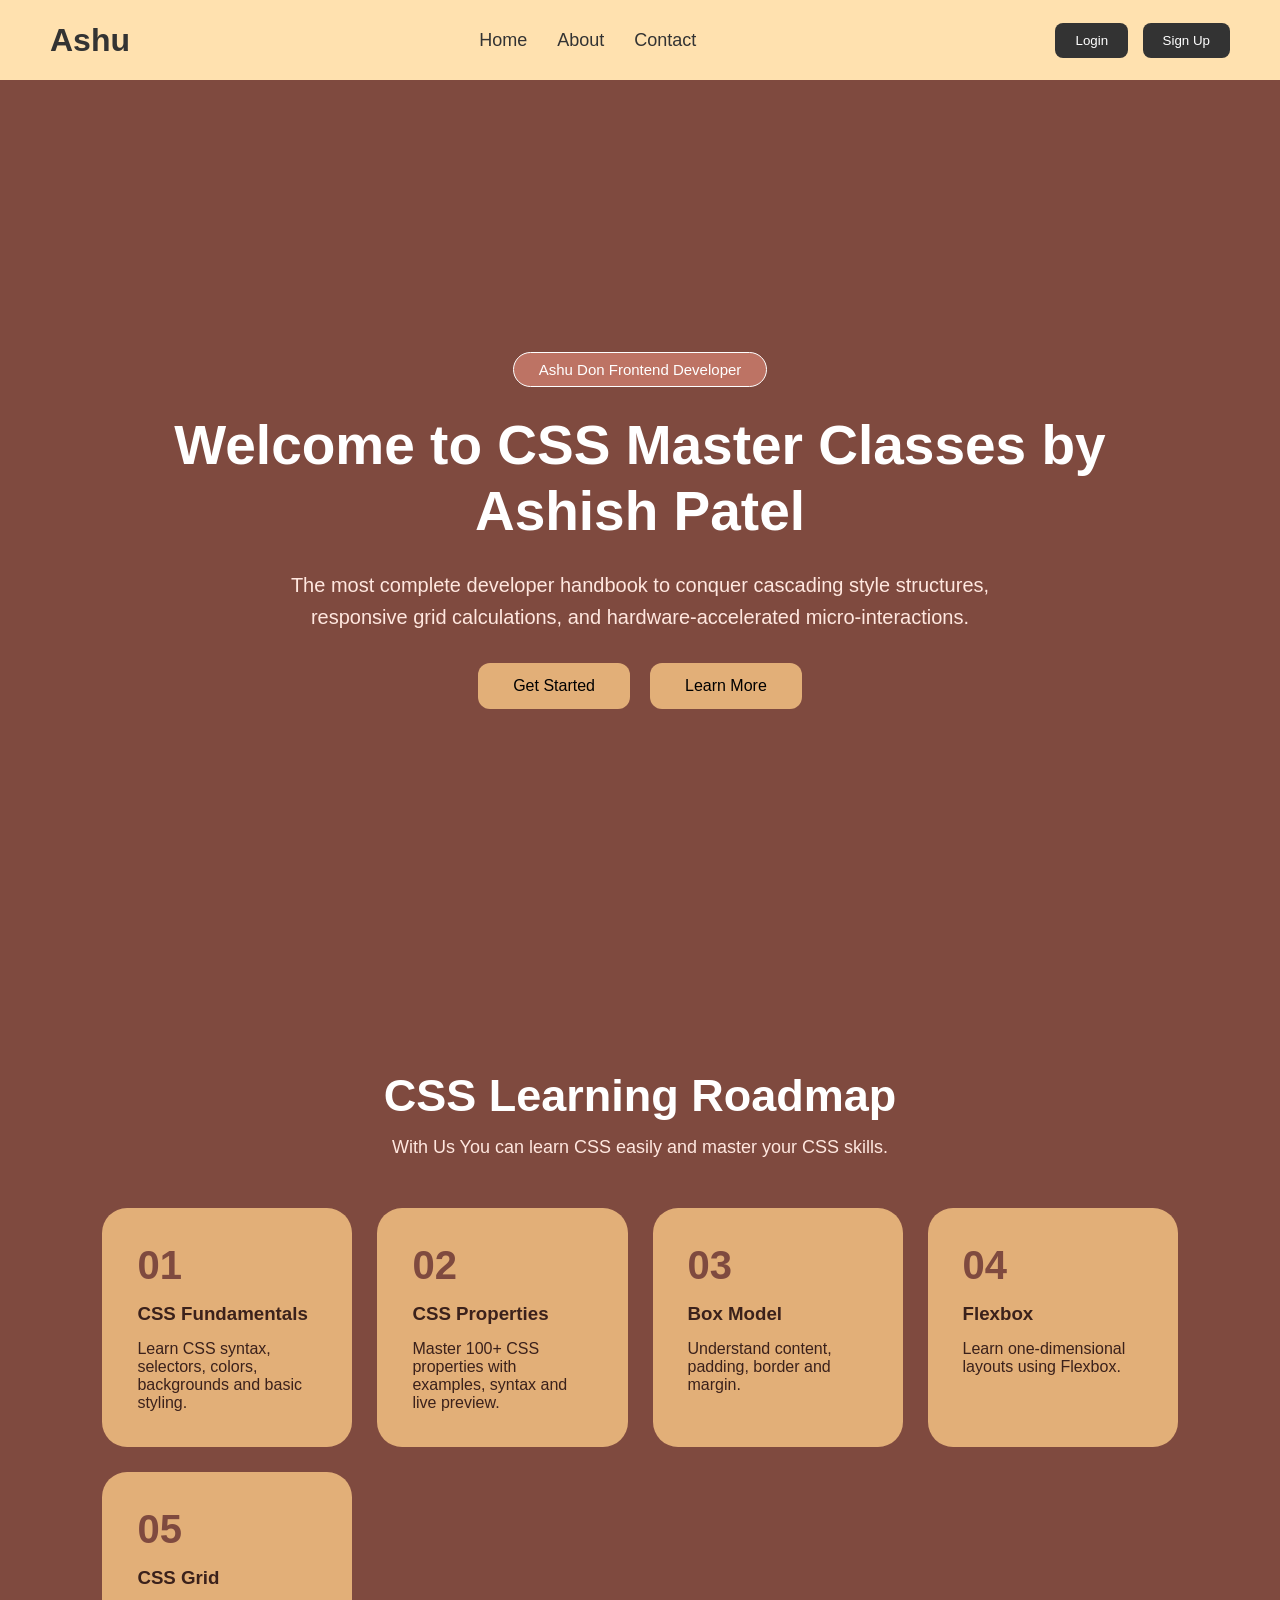
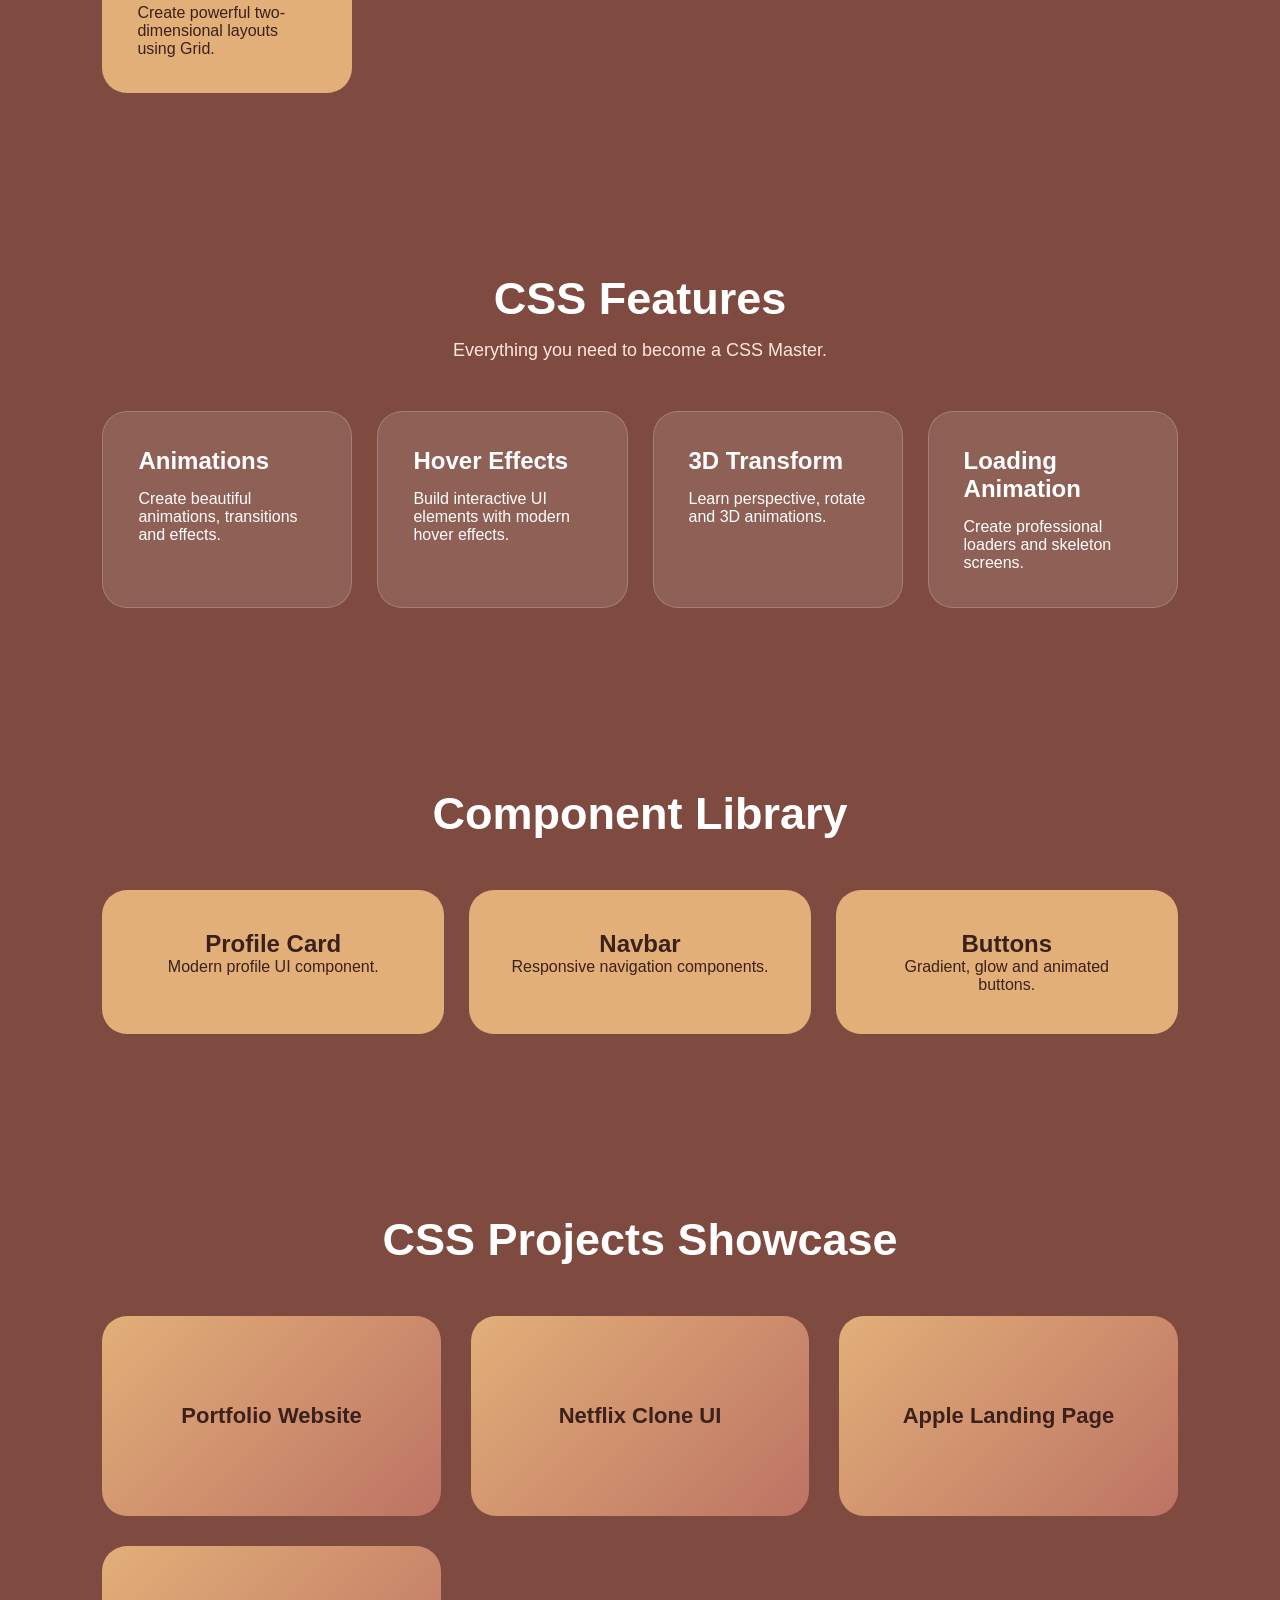
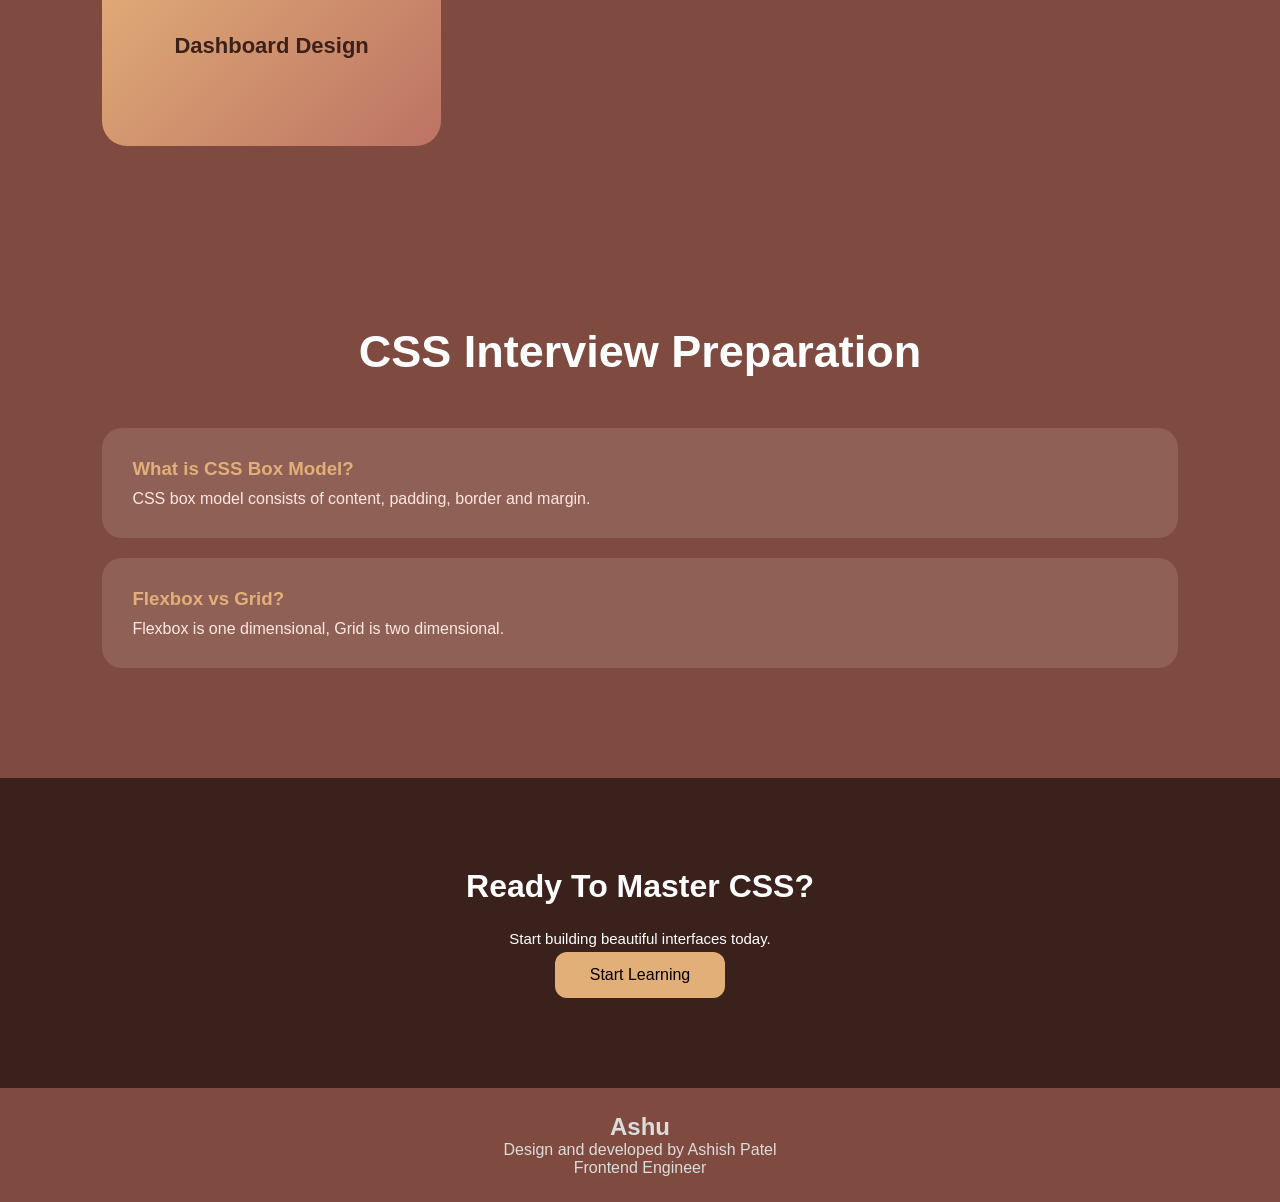
<file: CSS-MASTER-PROJECT/index.html>
<!doctype html>
<html lang="en">
  <head>
    <meta charset="UTF-8" />
    <meta name="viewport" content="width=device-width, initial-scale=1.0" />
    <link rel="stylesheet" href="css/navbar.css" />
    <link rel="stylesheet" href="css/style.css" />
    <link rel="stylesheet" href="css/animations.css">
    <link rel="stylesheet" href="css/responsive.css" />
    <link rel="stylesheet" href="css/buttons.css"/>
    <title>Ashu Css</title>
  </head>
  <body>
    <header class="header">
      <h1>Ashu</h1>
      <button
        id="nav-toggle"
        class="nav-toggle"
        aria-expanded="false"
        aria-label="Toggle navigation"
      >
        ☰
      </button>
      <nav>
        <ul>
          <li><a href="index.html">Home</a></li>
          <li><a href="pages/about.html">About</a></li>
          <li><a href="pages/contact.html">Contact</a></li>
        </ul>
      </nav>
      <div>
        <button>Login</button>
        <button>Sign Up</button>
      </div>
    </header>


<section id="home">

    <div class="Home_intro">
        <p>Ashu Don Frontend Developer</p>
    </div>


    <h1>
        Welcome to CSS Master Classes by Ashish Patel
    </h1>


    <p>
        The most complete developer handbook to conquer cascading
        style structures, responsive grid calculations, and
        hardware-accelerated micro-interactions.
    </p>


    <div class="button_container">

        <button class="btn">
            Get Started
        </button>


        <button class="btn">
            Learn More
        </button>

    </div>

</section>

<section id="Roadmap">


<div class="Roadmap_header">

<h1>
CSS Learning Roadmap
</h1>


<p>
With Us You can learn CSS easily and master your CSS skills.
</p>


</div>

<div class="roadmap_container">


<div class="roadmap_card">

<h2>
01
</h2>

<h3>
CSS Fundamentals
</h3>

<p>
Learn CSS syntax, selectors, colors,
backgrounds and basic styling.
</p>

</div>


<div class="roadmap_card">

<h2>
02
</h2>

<h3>
CSS Properties
</h3>

<p>
Master 100+ CSS properties with examples,
syntax and live preview.
</p>

</div>


<div class="roadmap_card">

<h2>
03
</h2>

<h3>
Box Model
</h3>

<p>
Understand content, padding,
border and margin.
</p>

</div>

<div class="roadmap_card">

<h2>
04
</h2>

<h3>
Flexbox
</h3>

<p>
Learn one-dimensional layouts
using Flexbox.
</p>

</div>

<div class="roadmap_card">

<h2>
05
</h2>

<h3>
CSS Grid
</h3>

<p>
Create powerful two-dimensional
layouts using Grid.
</p>

</div>



</div>


</section>


<section id="features">


<div class="Roadmap_header">

<h1>
CSS Features
</h1>

<p>
Everything you need to become a CSS Master.
</p>

</div>

<div class="feature_grid">


<div class="card">

<h2>
Animations
</h2>

<p>
Create beautiful animations,
transitions and effects.
</p>

</div>

<div class="card">

<h2>
Hover Effects
</h2>

<p>
Build interactive UI elements
with modern hover effects.
</p>

</div>

<div class="card">

<h2>
3D Transform
</h2>

<p>
Learn perspective,
rotate and 3D animations.
</p>

</div>

<div class="card">

<h2>
Loading Animation
</h2>

<p>
Create professional loaders
and skeleton screens.
</p>

</div>

</div>


</section>


<section id="components">


<div class="Roadmap_header">

<h1>
Component Library
</h1>

</div>


<div class="component_grid">


<div class="component">

<h2>
Profile Card
</h2>

<p>
Modern profile UI component.
</p>

</div>


<div class="component">

<h2>
Navbar
</h2>

<p>
Responsive navigation components.
</p>

</div>

<div class="component">

<h2>
Buttons
</h2>

<p>
Gradient, glow and animated buttons.
</p>

</div>

</div>

</section>

<section id="projects">


<div class="Roadmap_header">

<h1>
CSS Projects Showcase
</h1>

</div>


<div class="project_grid">


<div class="project_card">

Portfolio Website

</div>


<div class="project_card">

Netflix Clone UI

</div>

<div class="project_card">

Apple Landing Page

</div>

<div class="project_card">

Dashboard Design

</div>

</div>

</section>
<section id="interview">


<div class="Roadmap_header">

<h1>
CSS Interview Preparation
</h1>

</div>
<div class="question">


<h3>
What is CSS Box Model?
</h3>


<p>
CSS box model consists of content,
padding, border and margin.
</p>


</div>
<div class="question">
<h3>
Flexbox vs Grid?
</h3>
<p>
Flexbox is one dimensional,
Grid is two dimensional.
</p>
</div>
</section>
<section class="cta">
<h2>
Ready To Master CSS?
</h2>
<p>
Start building beautiful interfaces today.
</p>
<button class="btn">
Start Learning
</button>
</section>

<footer class="footer">
    <h3>Ashu</h3>
    <p>Design and developed by Ashish Patel</p>
    <p>Frontend Engineer</p>
</footer>
<script src="js/main.js" defer></script>
    <script src="js/main.js" defer></script>
  </body>
</html>
</file>
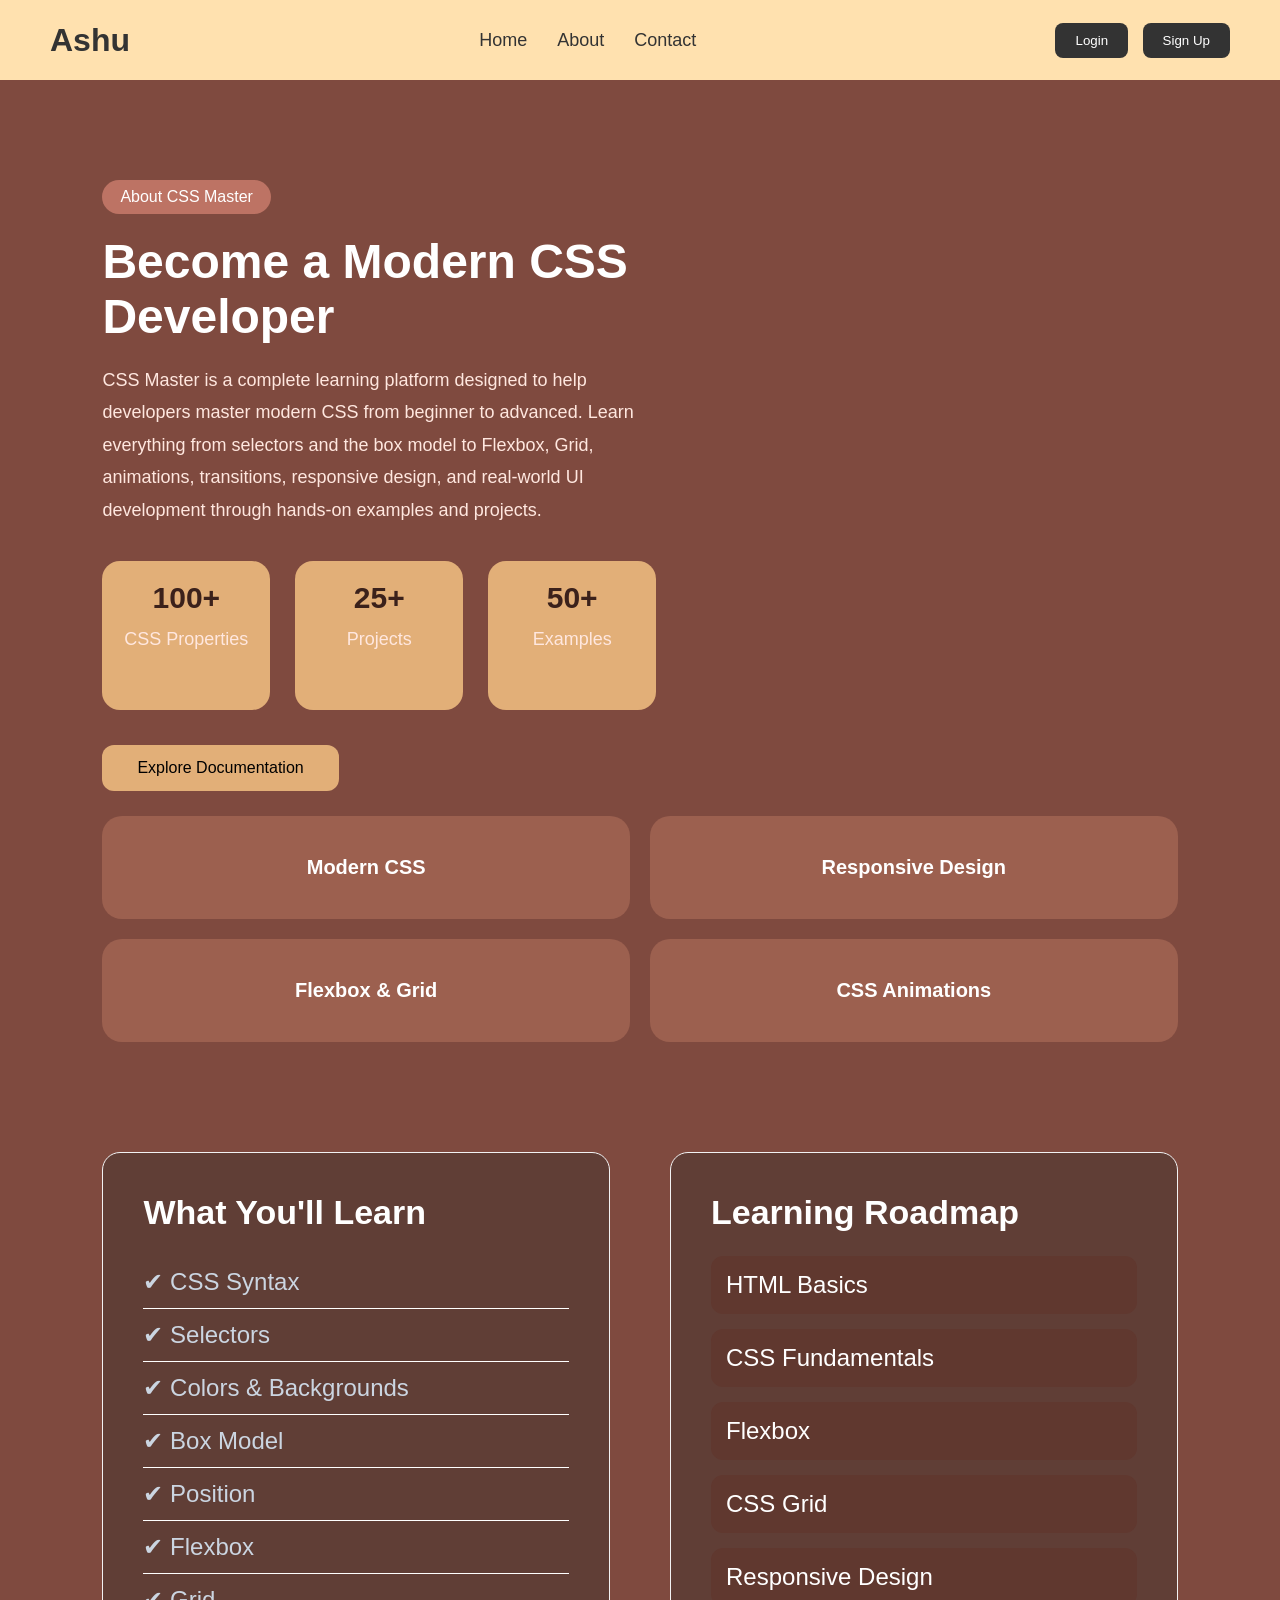
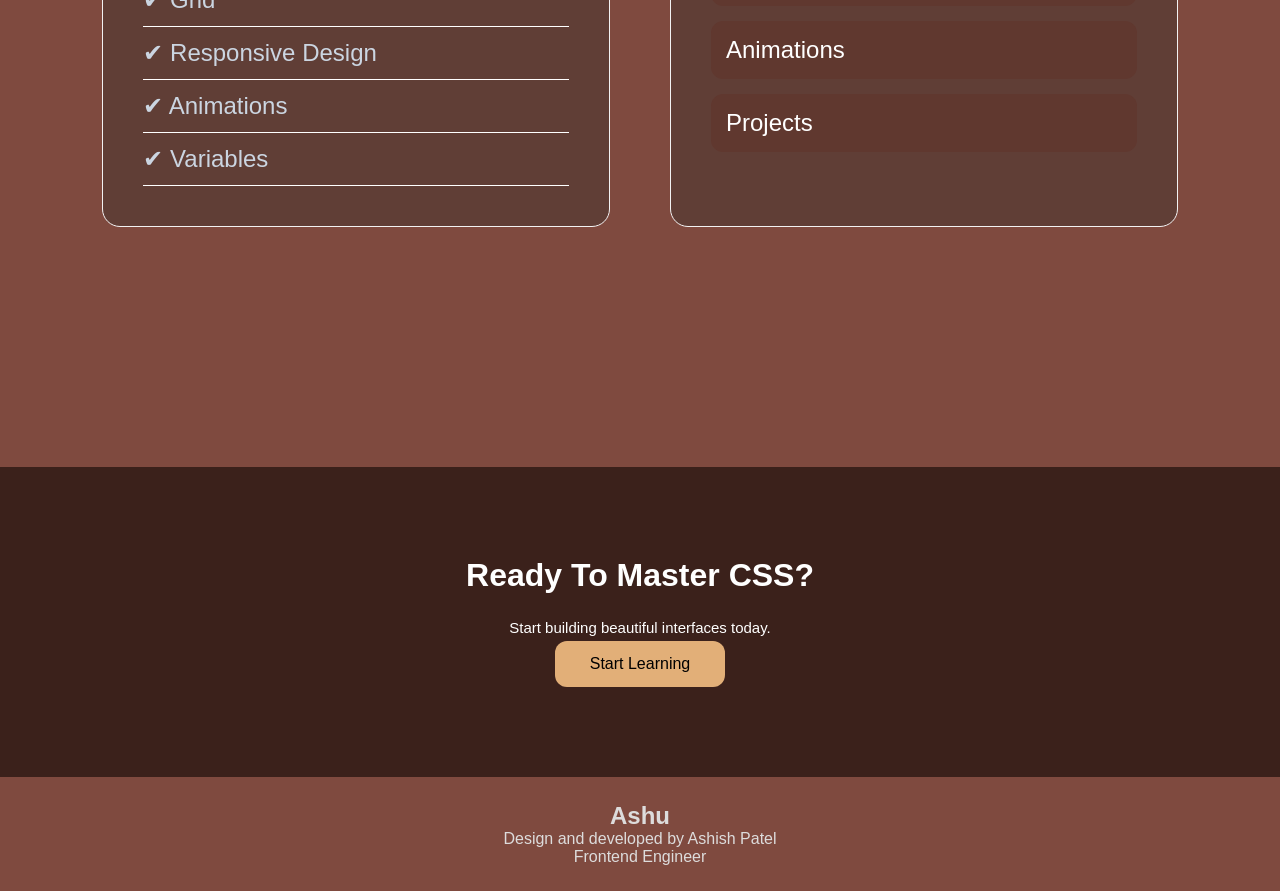
<file: CSS-MASTER-PROJECT/pages/about.html>
<!doctype html>
<html lang="en">
  <head>
    <meta charset="UTF-8" />
    <meta name="viewport" content="width=device-width, initial-scale=1.0" />
   <link rel="stylesheet" href="/CSS-MASTER-PROJECT/css/about.css">
   <link rel="stylesheet" href="/CSS-MASTER-PROJECT/css/animations.css">
   <link rel="stylesheet" href="/CSS-MASTER-PROJECT/css/navbar.css">
   <link rel="stylesheet" href="/CSS-MASTER-PROJECT/css/buttons.css">
   <link rel="stylesheet" href="/CSS-MASTER-PROJECT/css/style.css">
    <title>About</title>
  </head>
  <body>
    <header class="header">
      <h1>Ashu</h1>
      <button
        id="nav-toggle"
        class="nav-toggle"
        aria-expanded="false"
        aria-label="Toggle navigation"
      >
        ☰
      </button>
      <nav>
        <ul>
        <li><a href="../index.html">Home</a></li>
          <li><a href="about.html">About</a></li>
          <li><a href="/CSS-MASTER-PROJECT/pages/contact.html">Contact</a></li>
        </ul>
      </nav>
      <div>
        <button>Login</button>
        <button>Sign Up</button>
      </div>
    </header>

    <section id="about">
      <div class="about_container">
        <div class="about_left">
          <span class="about_tag">About CSS Master</span>

          <h2>Become a Modern CSS Developer</h2>

          <p>
            CSS Master is a complete learning platform designed to help
            developers master modern CSS from beginner to advanced. Learn
            everything from selectors and the box model to Flexbox, Grid,
            animations, transitions, responsive design, and real-world UI
            development through hands-on examples and projects.
          </p>

          <div class="about_stats">
            <div class="stat">
              <h3>100+</h3>
              <p>CSS Properties</p>
            </div>

            <div class="stat">
              <h3>25+</h3>
              <p>Projects</p>
            </div>

            <div class="stat">
              <h3>50+</h3>
              <p>Examples</p>
            </div>
          </div>

          <button class="btn">Explore Documentation</button>
        </div>
      </div>
      <div class="about_right">
        <div class="about_card">Modern CSS</div>

        <div class="about_card">Responsive Design</div>

        <div class="about_card">
          Flexbox & Grid
          <p></p>
        </div>

        <div class="about_card">CSS Animations</div>
      </div>
    </section>
    <section id="About_learn">
      <div class="learning-container">

        <div class="topics">

            <h3>What You'll Learn</h3>

            <ul>

                <li>✔ CSS Syntax</li>

                <li>✔ Selectors</li>

                <li>✔ Colors & Backgrounds</li>

                <li>✔ Box Model</li>

                <li>✔ Position</li>

                <li>✔ Flexbox</li>

                <li>✔ Grid</li>

                <li>✔ Responsive Design</li>

                <li>✔ Animations</li>

                <li>✔ Variables</li>

            </ul>

        </div>

        <div class="roadmap">

            <h3>Learning Roadmap</h3>

            <div class="step">HTML Basics</div>

            <div class="step">CSS Fundamentals</div>

            <div class="step">Flexbox</div>

            <div class="step">CSS Grid</div>

            <div class="step">Responsive Design</div>

            <div class="step">Animations</div>

            <div class="step">Projects</div>

        </div>

    </div>
    </section>
    <section class="cta">
<h2>
Ready To Master CSS?
</h2>
<p>
Start building beautiful interfaces today.
</p>
<button class="btn">
Start Learning
</button>
</section>

<footer class="footer">
    <h3>Ashu</h3>
    <p>Design and developed by Ashish Patel</p>
    <p>Frontend Engineer</p>
</footer>
  </body>
</html>
</file>
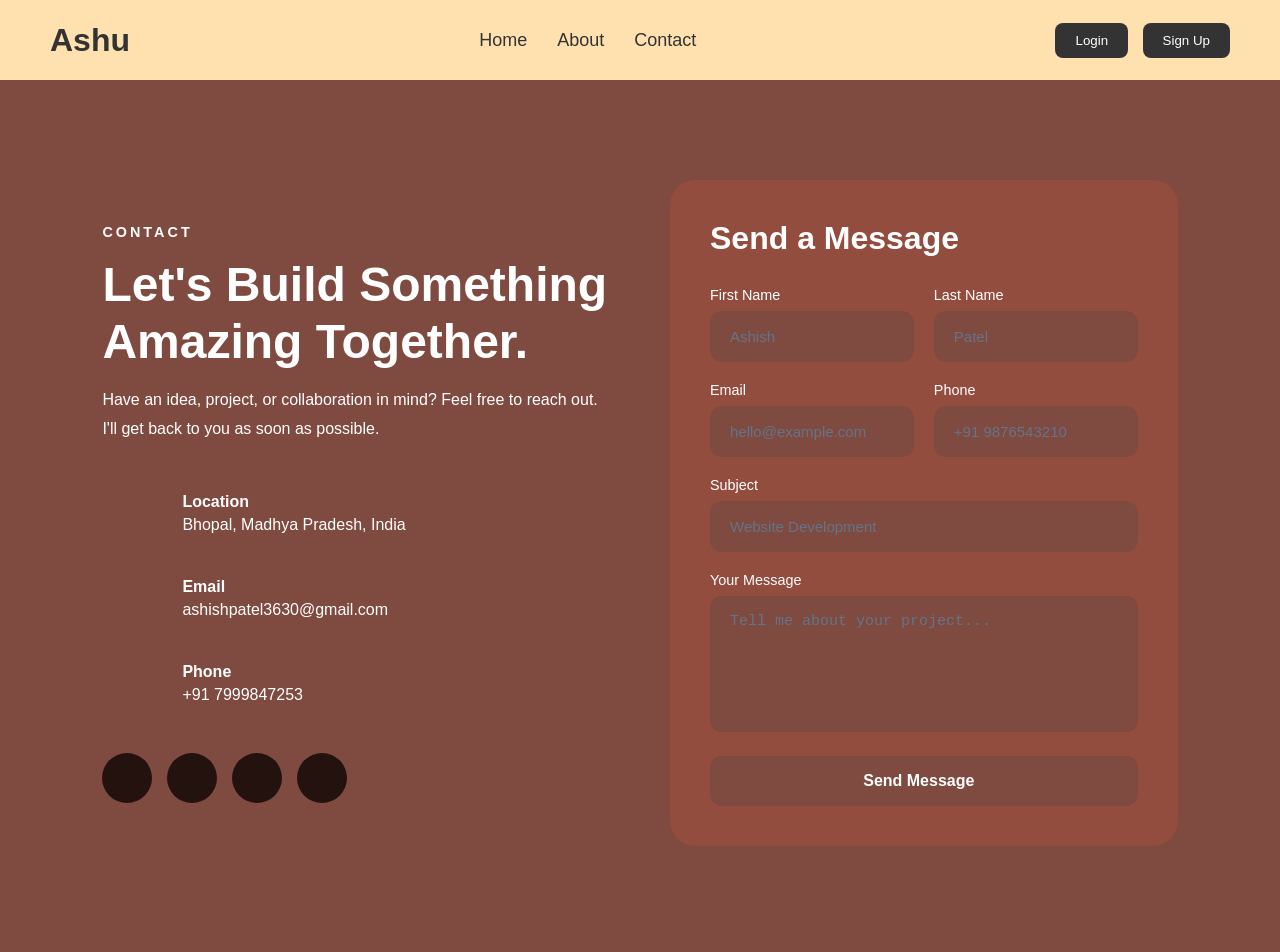
<file: CSS-MASTER-PROJECT/pages/contact.html>
<!doctype html>
<html lang="en">
  <head>
    <meta charset="UTF-8" />
    <meta name="viewport" content="width=device-width, initial-scale=1.0" />
    <link rel="stylesheet" href="/CSS-MASTER-PROJECT/css/about.css" />
    <link rel="stylesheet" href="/CSS-MASTER-PROJECT/css/animations.css" />
    <link rel="stylesheet" href="/CSS-MASTER-PROJECT/css/navbar.css" />
    <link rel="stylesheet" href="/CSS-MASTER-PROJECT/css/buttons.css" />
    <link rel="stylesheet" href="/CSS-MASTER-PROJECT/css/style.css" />
    <link rel="stylesheet" href="/CSS-MASTER-PROJECT/css/contact.css"/>
    
    <title>Contact</title>
  </head>
  <body>
    <header class="header">
      <h1>Ashu</h1>
      <button
        id="nav-toggle"
        class="nav-toggle"
        aria-expanded="false"
        aria-label="Toggle navigation"
      >
        ☰
      </button>
      <nav>
        <ul>
           <li><a href="../index.html">Home</a></li>
          <li><a href="/CSS-MASTER-PROJECT/pages/about.html">About</a></li>
          <li><a href="contact.html">Contact</a></li>
        </ul>
      </nav>
      <div>
        <button>Login</button>
        <button>Sign Up</button>
      </div>
    </header>

    <div class="container">
      <form class="contact-form"><section class="contact-section">

    <div class="contact-container">

        <!-- Left Side -->

        <div class="contact-info">

            <span class="subtitle">CONTACT</span>

            <h2>Let's Build Something Amazing Together.</h2>

            <p>
                Have an idea, project, or collaboration in mind?
                Feel free to reach out. I'll get back to you as soon as possible.
            </p>

            <div class="info-box">

                <div class="info-item">
                    <i class="fa-solid fa-location-dot"></i>
                    <div>
                        <h4>Location</h4>
                        <span>Bhopal, Madhya Pradesh, India</span>
                    </div>
                </div>

                <div class="info-item">
                    <i class="fa-solid fa-envelope"></i>
                    <div>
                        <h4>Email</h4>
                        <span>ashishpatel3630@gmail.com</span>
                    </div>
                </div>

                <div class="info-item">
                    <i class="fa-solid fa-phone"></i>
                    <div>
                        <h4>Phone</h4>
                        <span>+91 7999847253</span>
                    </div>
                </div>

            </div>

            <div class="social-links">

                <a href="#"><i class="fab fa-github"></i></a>

                <a href="#"><i class="fab fa-linkedin"></i></a>

                <a href="#"><i class="fab fa-instagram"></i></a>

                <a href="#"><i class="fab fa-x-twitter"></i></a>

            </div>

        </div>

        <!-- Right Side -->

        <div class="contact-form-card">

            <h3>Send a Message</h3>

            <form>

                <div class="row">

                    <div class="input-group">
                        <label>First Name</label>
                        <input
                            type="text"
                            placeholder="Ashish"
                            required
                        >
                    </div>

                    <div class="input-group">
                        <label>Last Name</label>
                        <input
                            type="text"
                            placeholder="Patel"
                            required
                        >
                    </div>

                </div>

                <div class="row">

                    <div class="input-group">
                        <label>Email</label>
                        <input
                            type="email"
                            placeholder="hello@example.com"
                            required
                        >
                    </div>

                    <div class="input-group">
                        <label>Phone</label>
                        <input
                            type="tel"
                            placeholder="+91 9876543210"
                        >
                    </div>

                </div>

                <div class="input-group">

                    <label>Subject</label>

                    <input
                        type="text"
                        placeholder="Website Development"
                    >

                </div>

                <div class="input-group">

                    <label>Your Message</label>

                    <textarea
                        rows="6"
                        placeholder="Tell me about your project..."
                        required
                    ></textarea>

                </div>

                <button class="contact-btn">

                    Send Message

                    <i class="fa-solid fa-paper-plane"></i>

                </button>

            </form>

        </div>

    </div>

</section>
  </body>
</html>
</file>
<file: CSS-MASTER-PROJECT/css/navbar.css>
.header {
    height: 80px;
    width: 100%;
    background-color: #FFE1AF;
    color:#fff;
    display: flex;
    align-items: center;
    justify-content: space-between;
    padding: 0 50px;
}

.header h1 {
    font-size: 32px;
    color: #333;
}
nav ul {
    display: flex;
    list-style: none;
    gap: 30px;
    
}

nav ul li a {
    text-decoration: none;
    color: #333;
    font-size: 18px;
}
nav ul li a:hover {
    color: #fff;
    transform: translateY(-2px);
    transition-timing-function: steps(4, jump-start);
}


.header button {
    padding: 10px 20px;
    border: none;
    border-radius: 8px;

    background-color: #333;
    color: white;

    cursor: pointer;
    margin-left: 10px;

   transition-timing-function: revert-layer;
}


.header button:hover {
    background-color: #361a0a;
    color: #ffffff;
    transform: translateY(-2px);
}


.nav-toggle {
    display: none;
    background: transparent;
    border: none;
    font-size: 26px;
    cursor: pointer;
    color: #333;
}


@media (max-width: 560px) {
    .header {
        padding: 0 16px;
        height: 64px;
    }

    .header h1 {
        font-size: 20px;
    }

    .nav-toggle {
        display: block;
    }

    nav ul {
        display: none;
        position: absolute;
        top: 64px;
        left: 0;
        right: 0;
        background: #FFE1AF;
        flex-direction: column;
        gap: 0;
        padding: 12px 16px;
    }

    nav ul li {
        margin: 8px 0;
    }

    .header.nav-open nav ul {
        display: flex;
    }

    .header > div { 
        display: none;
    }
}
</file>
<file: CSS-MASTER-PROJECT/css/style.css>
* {
  margin: 0;
  padding: 0;
  box-sizing: border-box;
}
html {
  scroll-behavior: smooth;
}

body {
  background: #7f4a3f;

  font-family: Arial, sans-serif;

  color: white;
}

:root {
  --primary: #e2af78;

  --secondary: #bd7364;

  --card: #9c604f;

  --dark: #3b211b;

  --gradient: linear-gradient(135deg, #e2af78, #bd7364);
}

#home {
  min-height: 100vh;

  display: flex;

  flex-direction: column;

  justify-content: center;

  align-items: center;

  text-align: center;

  padding: 20px;
}

.Home_intro {
  background: #bd7364;

  padding: 8px 25px;

  border-radius: 50px;

  border: 1px solid white;

  margin-bottom: 25px;
}

.Home_intro p {
  font-size: 15px;
}

#home h1 {
  max-width: 1000px;

  font-size: 55px;

  line-height: 1.2;

  margin-bottom: 25px;
}

#home > p {
  max-width: 800px;

  font-size: 20px;

  color: #ffe7df;

  line-height: 1.6;
}

.button_container {
  display: flex;

  gap: 20px;

  margin-top: 30px;
}
section {
  padding: 90px 8%;
}
.Roadmap_header {
  text-align: center;

  margin-bottom: 50px;
}
.Roadmap_header h1 {
  font-size: 45px;

  margin-bottom: 15px;
}
.Roadmap_header p {
  color: #ffe7df;

  font-size: 18px;
}
.roadmap_container {
  display: grid;

  grid-template-columns: repeat(auto-fit, minmax(230px, 1fr));

  gap: 25px;
}
.roadmap_card {
  background: #e2af78;

  color: #3b211b;

  padding: 35px;

  border-radius: 25px;

  transition: 0.4s;
}
.roadmap_card h2 {
  font-size: 40px;

  color: #7f4a3f;
}
.roadmap_card h3 {
  margin: 15px 0;
}
.roadmap_card:hover {
  transform: translateY(-12px);

  background: #b78856;

  color: white;
}
.feature_grid {
  display: grid;

  grid-template-columns: repeat(auto-fit, minmax(250px, 1fr));

  gap: 25px;
}
.card {
  background: rgba(255, 255, 255, 0.12);

  padding: 35px;

  border-radius: 25px;

  backdrop-filter: blur(10px);

  border: 1px solid rgba(255, 255, 255, 0.2);

  transition: 0.4s;
}
.card:hover {
  transform: scale(1.05);

  background: #bd7364;
}
.card h2 {
  margin-bottom: 15px;
}
.component_grid {
  display: grid;

  grid-template-columns: repeat(auto-fit, minmax(250px, 1fr));

  gap: 25px;
}
.component {
  background: #e2af78;
  color: #3b211b;
  padding: 40px;
  border-radius: 25px;
  text-align: center;
  transition: 0.4s;
}
.component:hover {
  transform: translateY(-10px);
  background: #f4b46f;
}
.project_grid {
  display: grid;
  grid-template-columns: repeat(auto-fit, minmax(250px, 1fr));

  gap: 30px;
}

.project_card {
  height: 200px;

  background: linear-gradient(135deg, #e2af78, #bd7364);

  border-radius: 25px;

  display: flex;

  justify-content: center;

  align-items: center;

  font-size: 22px;

  font-weight: bold;

  color: #3b211b;

  transition: 0.4s;
}

.project_card:hover {
  transform: translateY(-15px) scale(1.05);

  color: white;
}

/* =========================
 INTERVIEW
========================= */

.question {
  background: rgba(255, 255, 255, 0.12);

  padding: 30px;

  border-radius: 20px;

  margin-bottom: 20px;

  transition: 0.3s;
}

.question:hover {
  background: #bd7364;
}

.question h3 {
  color: #e2af78;

  margin-bottom: 10px;
}

.question p {
  color: #ffe7df;
}


.tracking-in-contract-bck-bottom {
  animation: tracking-in-contract-bck-bottom 0.8s ease both;
}

.cta {
  text-align: center;
  background-color: #3b211b;
}
.cta h2 {
  font-size: 32px;
  margin-bottom: 25px;
}
.cta p {
  font-size: 15px;
  margin-bottom: 5px;
}
.footer {
  text-align: center;
  margin: 25px;
  color: #dddcdc;
}
.footer h3 {
  font-size: 24px;
}



@media (max-width: 768px) {
  #home h1 {
    font-size: 38px;
  }

  #home > p {
    font-size: 17px;
  }

  .button_container {
    flex-direction: column;
  }

  .Roadmap_header h1 {
    font-size: 35px;
  }
}

@media (max-width: 480px) {
  #home h1 {
    font-size: 28px;
  }

  .btn {
    width: 200px;
  }

  section {
    padding: 60px 5%;
  }
}
</file>
<file: CSS-MASTER-PROJECT/css/animations.css>
@-webkit-keyframes tracking-in-contract-bck-bottom {
  0% {
    letter-spacing: 1em;
    -webkit-transform: translateZ(400px) translateY(300px);
            transform: translateZ(400px) translateY(300px);
    opacity: 0;
  }
  40% {
    opacity: 0.6;
  }
  100% {
    -webkit-transform: translateZ(0) translateY(0);
            transform: translateZ(0) translateY(0);
    opacity: 1;
  }
}
@keyframes tracking-in-contract-bck-bottom {
  0% {
    letter-spacing: 1em;
    -webkit-transform: translateZ(400px) translateY(300px);
            transform: translateZ(400px) translateY(300px);
    opacity: 0;
  }
  40% {
    opacity: 0.6;
  }
  100% {
    -webkit-transform: translateZ(0) translateY(0);
            transform: translateZ(0) translateY(0);
    opacity: 1;
  }
}
</file>
<file: CSS-MASTER-PROJECT/css/responsive.css>
:root{
  --max-content-width: 1200px;
  --gap: 16px;
}


.container{
  width: 100%;
  max-width: var(--max-content-width);
  margin: 0 auto;
  padding: 0 var(--gap);
}


@media (max-width: 900px){
  .grid-2{
    display: block;
  }
}


@media (max-width: 580px){
  body{
    font-size: 16px;
  }

  .header h1{
    margin-right: 8px;
  }

  button{
    padding: 8px 12px;
  }
}


@media (max-width: 420px){
  .header{
    padding: 0 12px;
  }
}
</file>
<file: CSS-MASTER-PROJECT/css/buttons.css>
.btn{


    padding:14px 35px;

    border:none;

    border-radius:12px;

    background:#e2af78;

    color:#000;

    cursor:pointer;

    font-size:16px;

    transition:.3s;


}



.btn:hover{


    transform:translateY(-5px);

    background:#f4b46f;

    color:white;

}
</file>
<file: CSS-MASTER-PROJECT/css/about.css>
#about{
    padding:100px 8%;
}


.about_container{
    display:grid;
    grid-template-columns:1.2fr 1fr;
    gap:60px;
    align-items:center;
}


.about_tag{
    display:inline-block;
    padding:8px 18px;
    background:#bd7364;
    border-radius:50px;
    color:white;
    margin-bottom:20px;
}


.about_left h2{

    font-size:48px;

    margin-bottom:20px;

    color:white;

}


.about_left p{
    color:#ffe7df;
    line-height:1.8;
    margin-bottom:35px;
    font-size:18px;
}


.about_stats{
    display:flex;
    gap:25px;
    margin-bottom:35px;
}


.stat{
    background:#e2af78;
    color:#3b211b;
    padding:20px;
    border-radius:18px;
    text-align:center;
    flex:1;
}


.stat h3{
    font-size:30px;
    margin-bottom:8px;
}


.about_right{
    display:grid;
    grid-template-columns:repeat(2,1fr);
    gap:20px;
    margin-top:25px ;

}


.about_card{
    background:#9c604f;
    padding:40px 20px;
    border-radius:20px;
    text-align:center;
    font-size:20px;
    font-weight:bold;
    transition:.3s;

}


.about_card:hover{
    transform:translateY(-10px);
    background:#e2af78;
    color:#3b211b;
}

#About_learn{
     padding:10px 8%;
     margin-bottom: 25px;
     height: 100vh;
     width: 100%;
}
.learning-container{

display:grid;

grid-template-columns:1fr 1fr;

gap:60px;

}

.topics,
.roadmap{

background:#603e36;

padding:40px;

border-radius:18px;

border:1px solid #f2f2f3;

}

.topics h3,
.roadmap h3{
font-size: 34px;
margin-bottom:24px;

}

.topics ul{

list-style:none;

}

.topics li{
font-size: 24px;
padding:12px 0;

color:#cbd5e1;

border-bottom:1px solid #fff;

}

.step{

padding:15px;

margin-bottom:15px;

background:#60382f;

border-radius:12px;
font-size: 24px;
transition:.3s;

}

.step:hover{

background:#af6757;

}


@media(max-width:768px){

.about_container{

    grid-template-columns:1fr;

}

.about_left h2{
    font-size:36px;
}

.about_stats{

    flex-direction:column;

}

.about_right{

    grid-template-columns:1fr;

}

}
</file>
<file: CSS-MASTER-PROJECT/css/contact.css>
body{
      background: #7f4a3f;
    color:#fff;
}

.contact-section{
    padding:100px 8%;
      background: #7f4a3f;
}

.contact-container{
    max-width:1200px;
    margin:auto;
    display:grid;
    grid-template-columns:1fr 1fr;
    gap:60px;
    align-items:center;
}

/* Left Side */

.subtitle{
      background: #7f4a3f;
    font-size:.9rem;
    font-weight:600;
    letter-spacing:3px;
}

.contact-info h2{
    font-size:3rem;
    margin:15px 0;
    line-height:1.2;
}

.contact-info p{
    color:#ffffff;
    line-height:1.8;
    margin-bottom:40px;
}

.info-box{
    display:flex;
    flex-direction:column;
    gap:25px;
}

.info-item{
    display:flex;
    align-items:center;
    gap:20px;
}

.info-item i{
    width:60px;
    height:60px;
     background: #7f4a3f;
    color:#fff;
    border-radius:15px;
    display:flex;
    align-items:center;
    justify-content:center;
    font-size:22px;
    transition:.3s;
}

.info-item:hover i{
      background: #7f4a3f;
    color:#fff;
    transform:translateY(-5px);
}

.info-item h4{
    margin-bottom:5px;
}

.info-item span{
    color:#fff;
}

/* Social */

.social-links{
    display:flex;
    gap:15px;
    margin-top:40px;
}

.social-links a{
    width:50px;
    height:50px;
    background:#24120e;
    border-radius:50%;
    display:flex;
    align-items:center;
    justify-content:center;
    color:#836868;
    text-decoration:none;
    transition:.3s;
}

.social-links a:hover{
      background: #7f4a3f;
    transform:translateY(-5px);
}

/* Form */

.contact-form-card{
    background:#924d3f;
    padding:40px;
    border-radius:25px;

}

.contact-form-card h3{
    font-size:2rem;
    margin-bottom:30px;
}

.row{
    display:grid;
    grid-template-columns:1fr 1fr;
    gap:20px;
}

.input-group{
    margin-bottom:20px;
}

.input-group label{
    display:block;
    margin-bottom:8px;
    font-size:.9rem;
}

.input-group input,
.input-group textarea{
    width:100%;
    padding:15px 18px;
      background: #7f4a3f;
    border:2px solid transparent;
    border-radius:12px;
    outline:none;
    color:#fff;
    font-size:15px;
    transition:.3s;
}

.input-group input::placeholder,
.input-group textarea::placeholder{
    color:#64748b;
}

.input-group input:focus,
.input-group textarea:focus{
    border-color:#38bdf8;
}

textarea{
    resize:none;
}

/* Button */

.contact-btn{
    width:100%;
    padding:16px;
    border:none;
    border-radius:12px;
      background: #7f4a3f;
    color:#fff;
    font-size:16px;
    font-weight:600;
    cursor:pointer;
    transition:.3s;
}

.contact-btn i{
    margin-left:10px;
}

.contact-btn:hover{
     background: #7f4a3f;
    transform:translateY(-3px);
}

/* Responsive */

@media(max-width:992px){

    .contact-container{
        grid-template-columns:1fr;
    }

    .contact-info{
        text-align:center;
    }

    .info-item{
        justify-content:center;
    }

    .social-links{
        justify-content:center;
    }

}

@media(max-width:600px){

    .contact-section{
        padding:70px 20px;
    }

    .row{
        grid-template-columns:1fr;
    }

    .contact-info h2{
        font-size:2.2rem;
    }

    .contact-form-card{
        padding:25px;
    }

}
</file>
